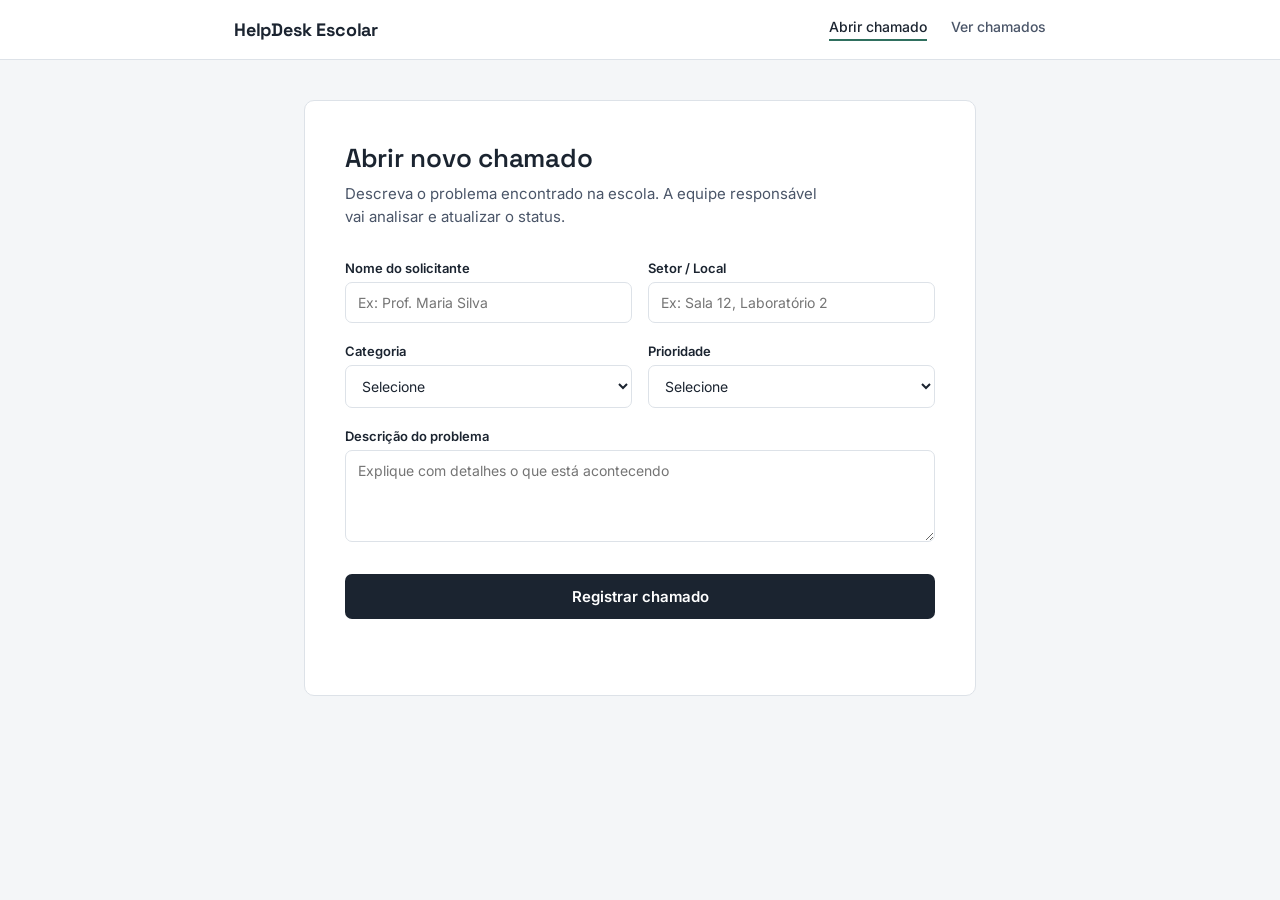
<file: index.html>
<!DOCTYPE html>
<html lang="pt-BR">
<head>
    <meta charset="UTF-8">
    <meta name="viewport" content="width=device-width, initial-scale=1.0">
    <title>HelpDesk Escolar - Abrir chamado</title>
    <link rel="stylesheet" href="style.css">
</head>
<body>
    <header class="topo">
        <div class="topo-conteudo">
            <span class="topo-marca">HelpDesk Escolar</span>
            <nav class="topo-nav">
                <a href="index.html" class="ativo">Abrir chamado</a>
                <a href="chamados.html">Ver chamados</a>
            </nav>
        </div>
    </header>

    <main class="conteudo">
        <div class="cartao">
            <h1>Abrir novo chamado</h1>
            <p class="subtitulo">Descreva o problema encontrado na escola. A equipe responsável vai analisar e atualizar o status.</p>

            <form id="form-chamado" novalidate>
                <div class="campo-duplo">
                    <div class="campo">
                        <label for="nome">Nome do solicitante</label>
                        <input type="text" id="nome" name="nome" placeholder="Ex: Prof. Maria Silva" required>
                    </div>
                    <div class="campo">
                        <label for="setor">Setor / Local</label>
                        <input type="text" id="setor" name="setor" placeholder="Ex: Sala 12, Laboratório 2" required>
                    </div>
                </div>

                <div class="campo-duplo">
                    <div class="campo">
                        <label for="categoria">Categoria</label>
                        <select name="categoria" id="categoria" required>
                            <option value="" disabled selected>Selecione</option>
                            <option value="Hardware / Computadores">Hardware / Computadores</option>
                            <option value="Internet / Rede">Internet / Rede</option>
                            <option value="Projetor / Multimídia">Projetor / Multimídia</option>
                            <option value="Software / Sistemas">Software / Sistemas</option>
                            <option value="Infraestrutura / Outros">Infraestrutura / Outros</option>
                        </select>
                    </div>
                    <div class="campo">
                        <label for="prioridade">Prioridade</label>
                        <select name="prioridade" id="prioridade" required>
                            <option value="" disabled selected>Selecione</option>
                            <option value="Baixa">Baixa</option>
                            <option value="Média">Média</option>
                            <option value="Alta">Alta</option>
                        </select>
                    </div>
                </div>

                <div class="campo">
                    <label for="descricao">Descrição do problema</label>
                    <textarea id="descricao" name="descricao" rows="4" placeholder="Explique com detalhes o que está acontecendo" required></textarea>
                </div>

                <button type="submit" class="botao-principal">Registrar chamado</button>
                
                <p id="mensagem-status" class="mensagem-status" role="status" aria-live="polite"></p>
            </form>
        </div>
    </main>

    <script src="storage.js"></script>
    <script src="app.js"></script>
</body>
</html>
</file>
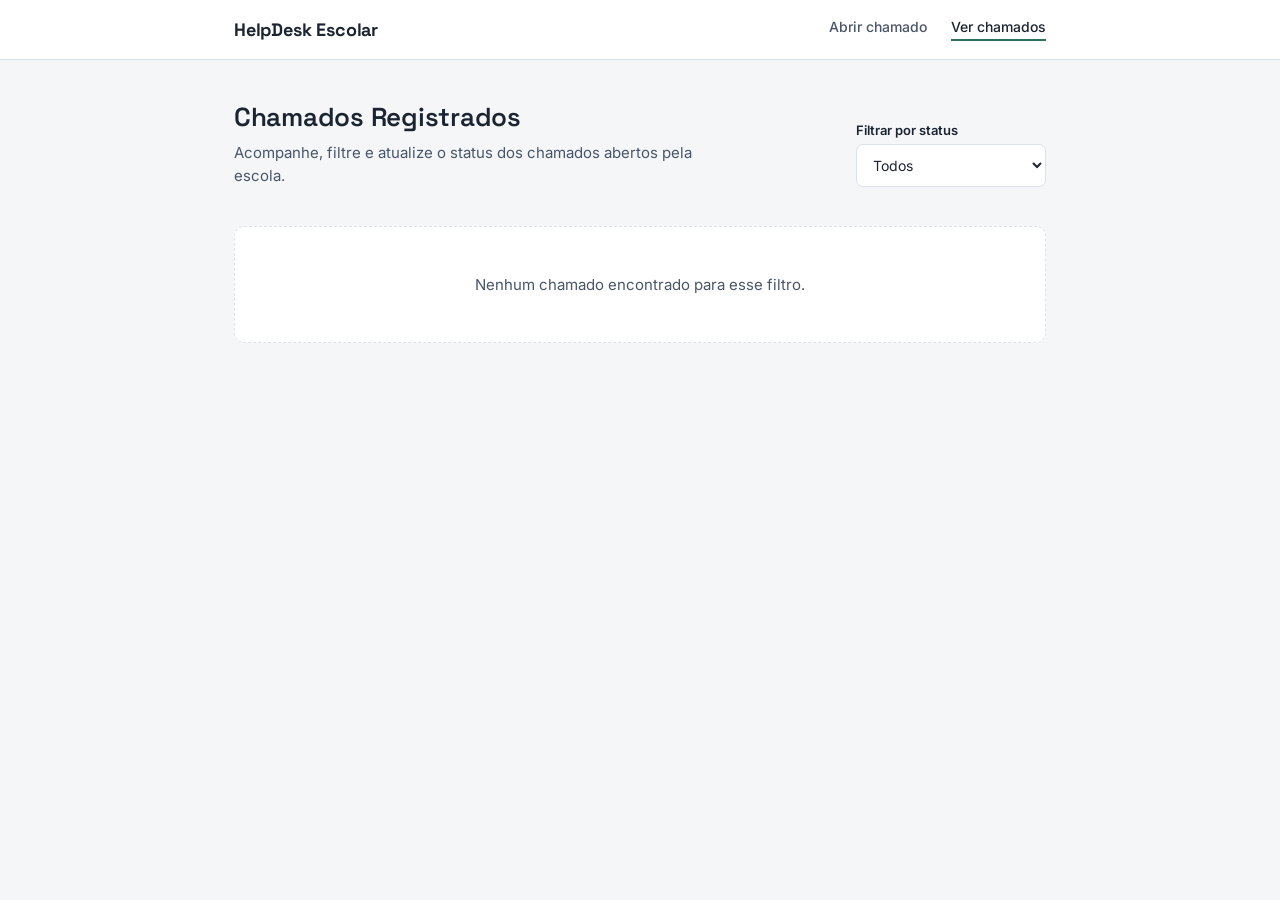
<file: chamados.html>
<!DOCTYPE html>
<html lang="pt-BR">
<head>
    <meta charset="UTF-8">
    <meta name="viewport" content="width=device-width, initial-scale=1.0">
    <title>HelpDesk Escolar - Chamados</title>
    <link rel="stylesheet" href="style.css">
</head>
<body>
    <header class="topo">
        <div class="topo-conteudo">
            <span class="topo-marca">HelpDesk Escolar</span>
            <nav class="topo-nav">
                <a href="index.html">Abrir chamado</a>
                <a href="chamados.html" class="ativo">Ver chamados</a>
            </nav>
        </div>
    </header>

    <main class="conteudo conteudo-larga">
        <div class="cabecalho-lista">
            <div>
                <h1>Chamados Registrados</h1>
                <p class="subtitulo">Acompanhe, filtre e atualize o status dos chamados abertos pela escola.</p>
            </div>
            <div class="campo campo-filtro">
                <label for="filtro-status">Filtrar por status</label>
                <select id="filtro-status">
                    <option value="Todos">Todos</option>
                    <option value="Aberto">Aberto</option>
                    <option value="Em andamento">Em andamento</option>
                    <option value="Resolvido">Resolvido</option>
                </select>
            </div>
        </div>

        <div id="lista-chamados" class="lista-chamados">
            <!-- Os cartões de chamado são inseridos aqui via JavaScript -->
        </div>

        <p id="mensagem-vazia" class="mensagem-vazia" hidden>
            Nenhum chamado encontrado para esse filtro.
        </p>
    </main>
    
    <script src="storage.js"></script>
    <script src="chamados.js"></script>
</body>
</html>
</file>
<file: style.css>
@import url('https://fonts.googleapis.com/css2?family=Space+Grotesk:wght@500;600;700&family=Inter:wght@400;500;600&display=swap');

:root {
    --tinta: #1B2430;
    --tinta-suave: #4A5568;
    --linha: #DDE2E8;
    --fundo: #F4F6F8;
    --superficie: #FFFFFF;
    --sinal: #2F6F5E;
    --sinal-fundo: #E7F1EE;
    --alerta: #B5502F;
    --foco: #2F6F5E;
}

* {
    box-sizing: border-box;
}

body {
    margin: 0;
    font-family: 'Inter', system-ui, sans-serif;
    background: var(--fundo);
    color: var(--tinta);
}

h1, h2, .topo-marca {
    font-family: 'Space Grotesk', 'Inter', system-ui, sans-serif;
}

/* Topo */
.topo {
    background: var(--superficie);
    border-bottom: 1px solid var(--linha);
}

.topo-conteudo {
    max-width: 860px;
    margin: 0 auto;
    padding: 18px 24px;
    display: flex;
    align-items: center;
    justify-content: space-between;
}

.topo-marca {
    font-size: 18px;
    font-weight: 700;
    letter-spacing: -0.01em;
    color: var(--tinta);
}

.topo-nav {
    display: flex;
    gap: 24px;
}

.topo-nav a {
    color: var(--tinta-suave);
    text-decoration: none;
    font-size: 14px;
    font-weight: 500;
    padding-bottom: 4px;
    border-bottom: 2px solid transparent;
    transition: color 0.2s, border-color 0.2s;
}

.topo-nav a:hover,
.topo-nav a.ativo {
    color: var(--tinta);
    border-bottom-color: var(--sinal);
}

/* Conteúdo principal */
.conteudo {
    max-width: 720px;
    margin: 0 auto;
    padding: 40px 24px 80px;
}

.conteudo-larga {
    max-width: 860px;
}

.cartao {
    background: var(--superficie);
    border: 1px solid var(--linha);
    border-radius: 10px;
    padding: 40px;
}

h1 {
    font-size: 26px;
    font-weight: 600;
    margin: 0 0 8px;
    letter-spacing: -0.01em;
}

.subtitulo {
    margin: 0 0 32px;
    color: var(--tinta-suave);
    font-size: 15px;
    line-height: 1.5;
    max-width: 55ch;
}

/* Formulário */
.campo {
    margin-bottom: 20px;
}

.campo-duplo {
    display: grid;
    grid-template-columns: 1fr 1fr;
    gap: 16px;
}

label {
    display: block;
    font-size: 13px;
    font-weight: 600;
    color: var(--tinta);
    margin-bottom: 6px;
}

input,
select,
textarea {
    width: 100%;
    padding: 11px 12px;
    border: 1px solid var(--linha);
    border-radius: 7px;
    font-size: 14px;
    font-family: inherit;
    color: var(--tinta);
    background-color: var(--superficie);
}

input:focus,
select:focus,
textarea:focus {
    outline: none;
    border-color: var(--foco);
    box-shadow: 0 0 0 3px rgba(47, 111, 94, 0.15);
}

textarea {
    resize: vertical;
}

/* Botão */
.botao-principal {
    width: 100%;
    padding: 13px;
    background: var(--tinta);
    color: var(--superficie);
    border: none;
    border-radius: 7px;
    font-size: 15px;
    font-weight: 600;
    font-family: inherit;
    cursor: pointer;
    margin-top: 8px;
    transition: background-color 0.2s;
}

.botao-principal:hover {
    background: #2D3748;
}

/* Mensagem de status */
.mensagem-status {
    min-height: 20px;
    margin: 16px 0 0;
    font-size: 14px;
    font-weight: 500;
}

.mensagem-status.sucesso {
    color: var(--sinal);
}

.mensagem-status.erro {
    color: var(--alerta);
}

/* Tela de Listagem (chamados.html) */
.cabecalho-lista {
    display: flex;
    justify-content: space-between;
    align-items: flex-end;
    gap: 20px;
    margin-bottom: 24px;
}

.cabecalho-lista .subtitulo {
    margin-bottom: 0;
}

.campo-filtro {
    min-width: 190px;
    margin-bottom: 0;
}

.lista-chamados {
    display: grid;
    gap: 16px;
}

.cartao-chamado {
    background: var(--superficie);
    border: 1px solid var(--linha);
    border-radius: 10px;
    padding: 24px;
}

.cartao-chamado-topo {
    display: flex;
    justify-content: space-between;
    align-items: center;
    margin-bottom: 10px;
}

.numero-chamado {
    font-size: 13px;
    font-weight: 600;
    color: var(--tinta-suave);
}

.badge-prioridade {
    font-size: 12px;
    font-weight: 600;
    padding: 4px 10px;
    border-radius: 999px;
}

.prioridade-baixa {
    background: #E2E8F0;
    color: #334155;
}

.prioridade-media {
    background: #FEF3C7;
    color: #92400E;
}

.prioridade-alta {
    background: #FEE2E2;
    color: #991B1B;
}

.titulo-chamado {
    font-size: 18px;
    font-weight: 600;
    margin: 0 0 8px;
}

.descricao-chamado {
    font-size: 14px;
    line-height: 1.5;
    color: var(--tinta-suave);
    margin: 0 0 16px;
}

.detalhes-chamados {
    display: flex;
    flex-wrap: wrap;
    gap: 16px;
    font-size: 13px;
    color: var(--tinta-suave);
    padding-top: 12px;
    border-top: 1px solid var(--linha);
    margin-bottom: 16px;
}

.rodape-chamado {
    display: flex;
    align-items: center;
    gap: 10px;
}

.rotulo-status {
    margin-bottom: 0;
}

.select-status {
    width: auto;
    min-width: 160px;
    padding: 7px 10px;
}

.mensagem-vazia {
    text-align: center;
    padding: 48px 24px;
    background: var(--superficie);
    border: 1px dashed var(--linha);
    border-radius: 10px;
    color: var(--tinta-suave);
    font-size: 15px;
}

/* Responsivo */
@media (max-width: 600px) {
    .cartao {
        padding: 24px;
    }

    .campo-duplo {
        grid-template-columns: 1fr;
        gap: 0;
    }

    .cabecalho-lista {
        flex-direction: column;
        align-items: stretch;
    }
}
</file>
